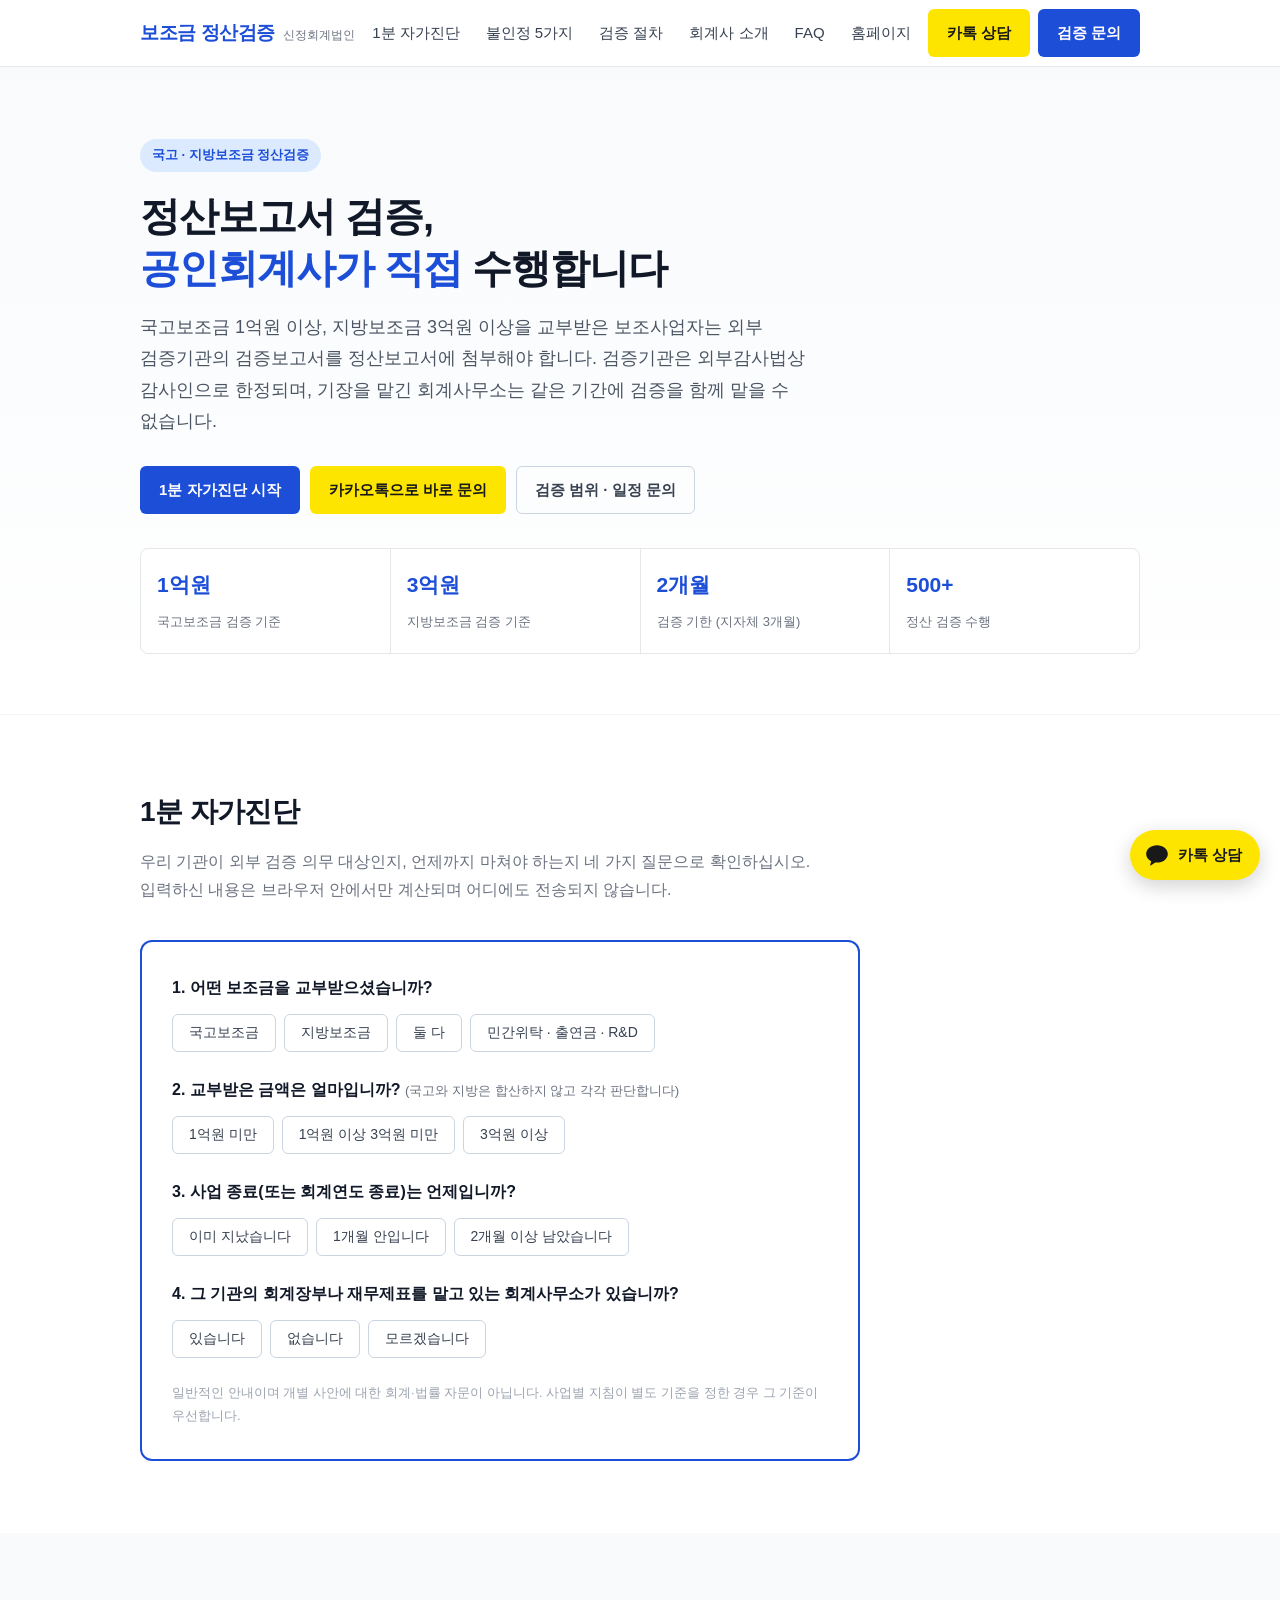
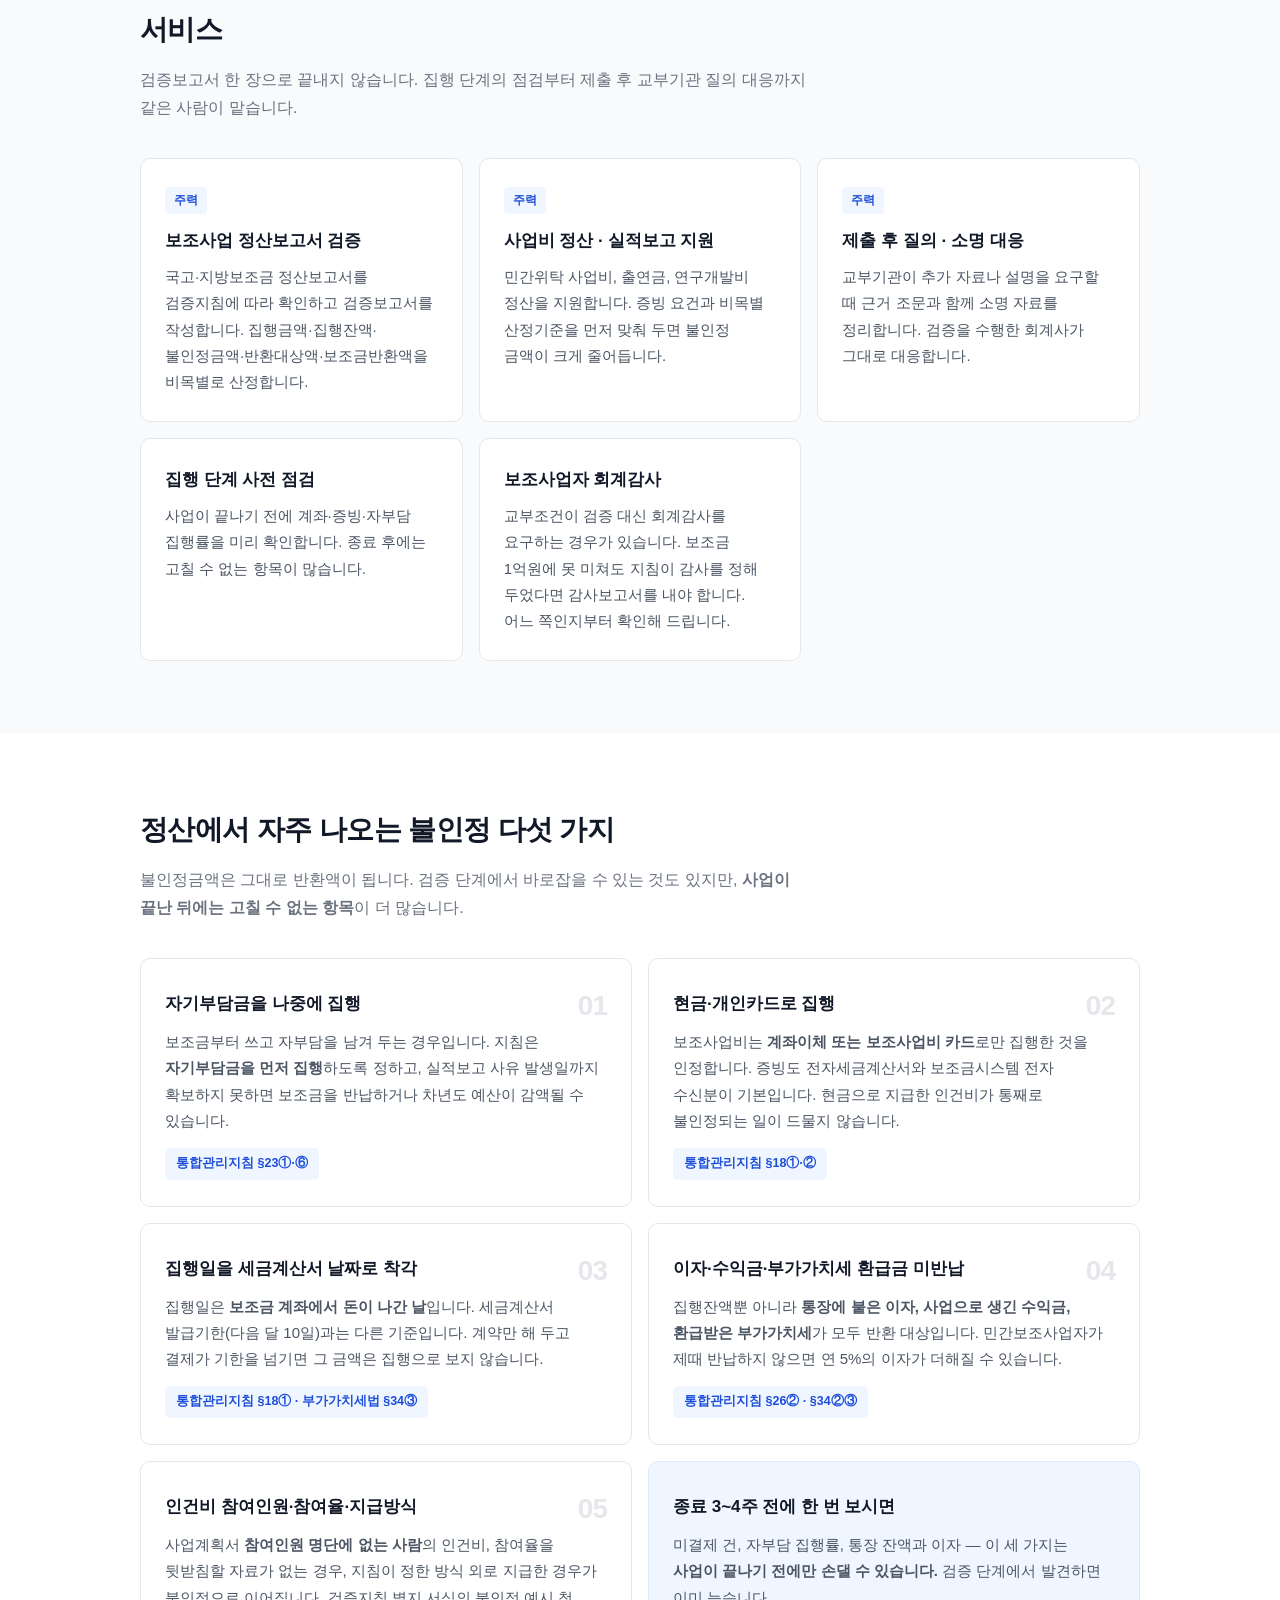
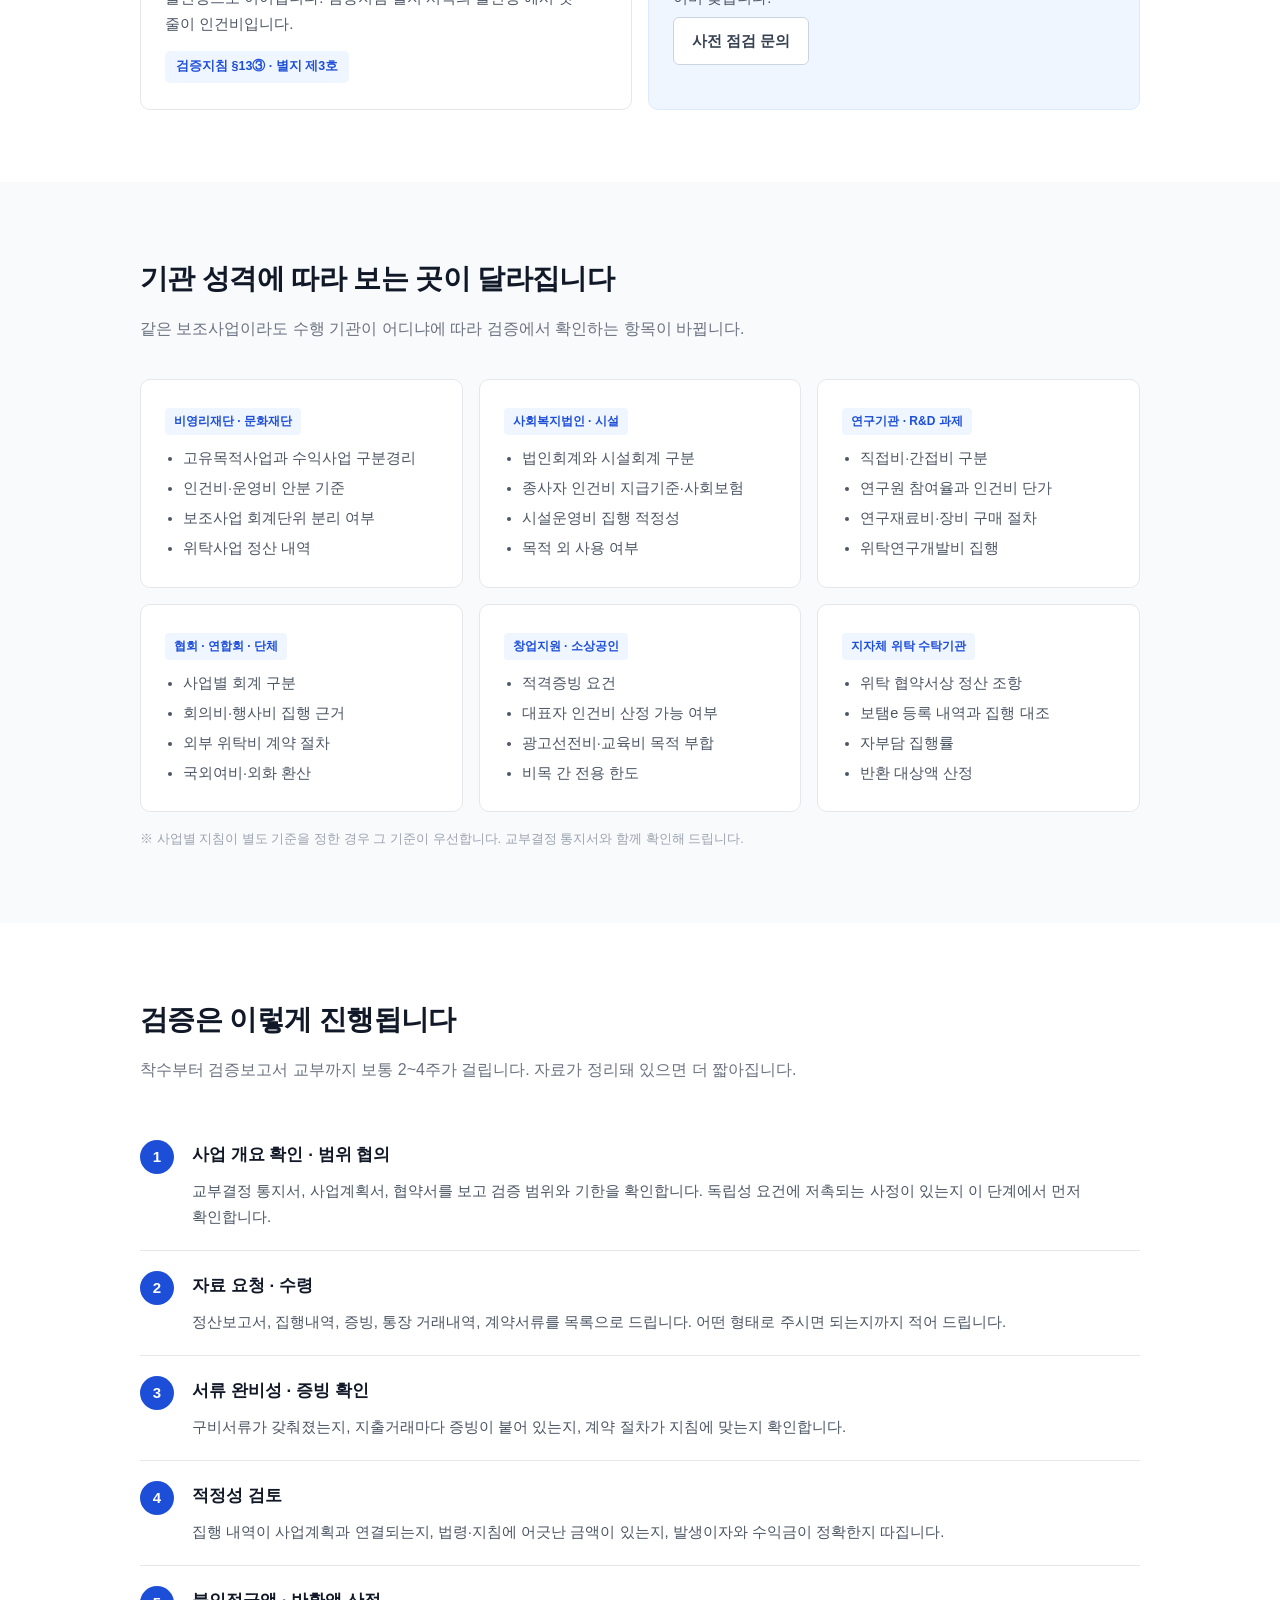
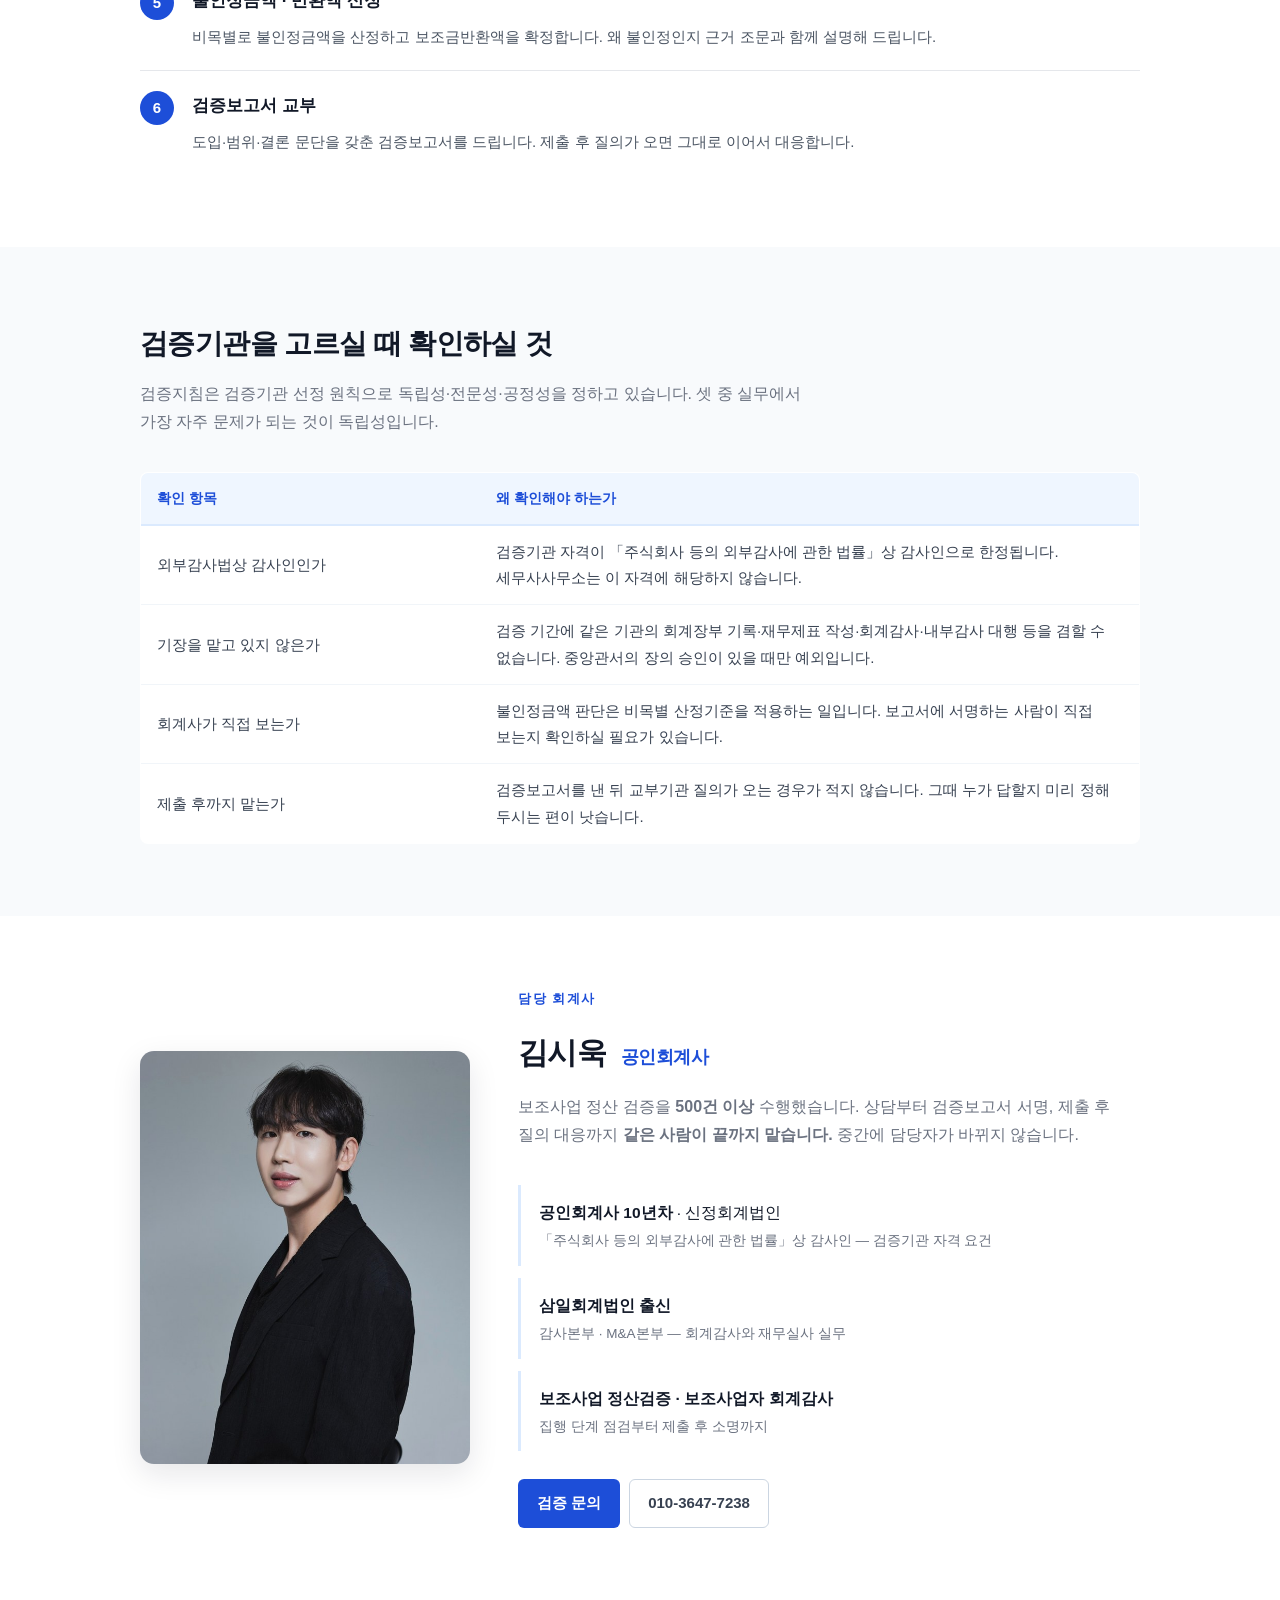
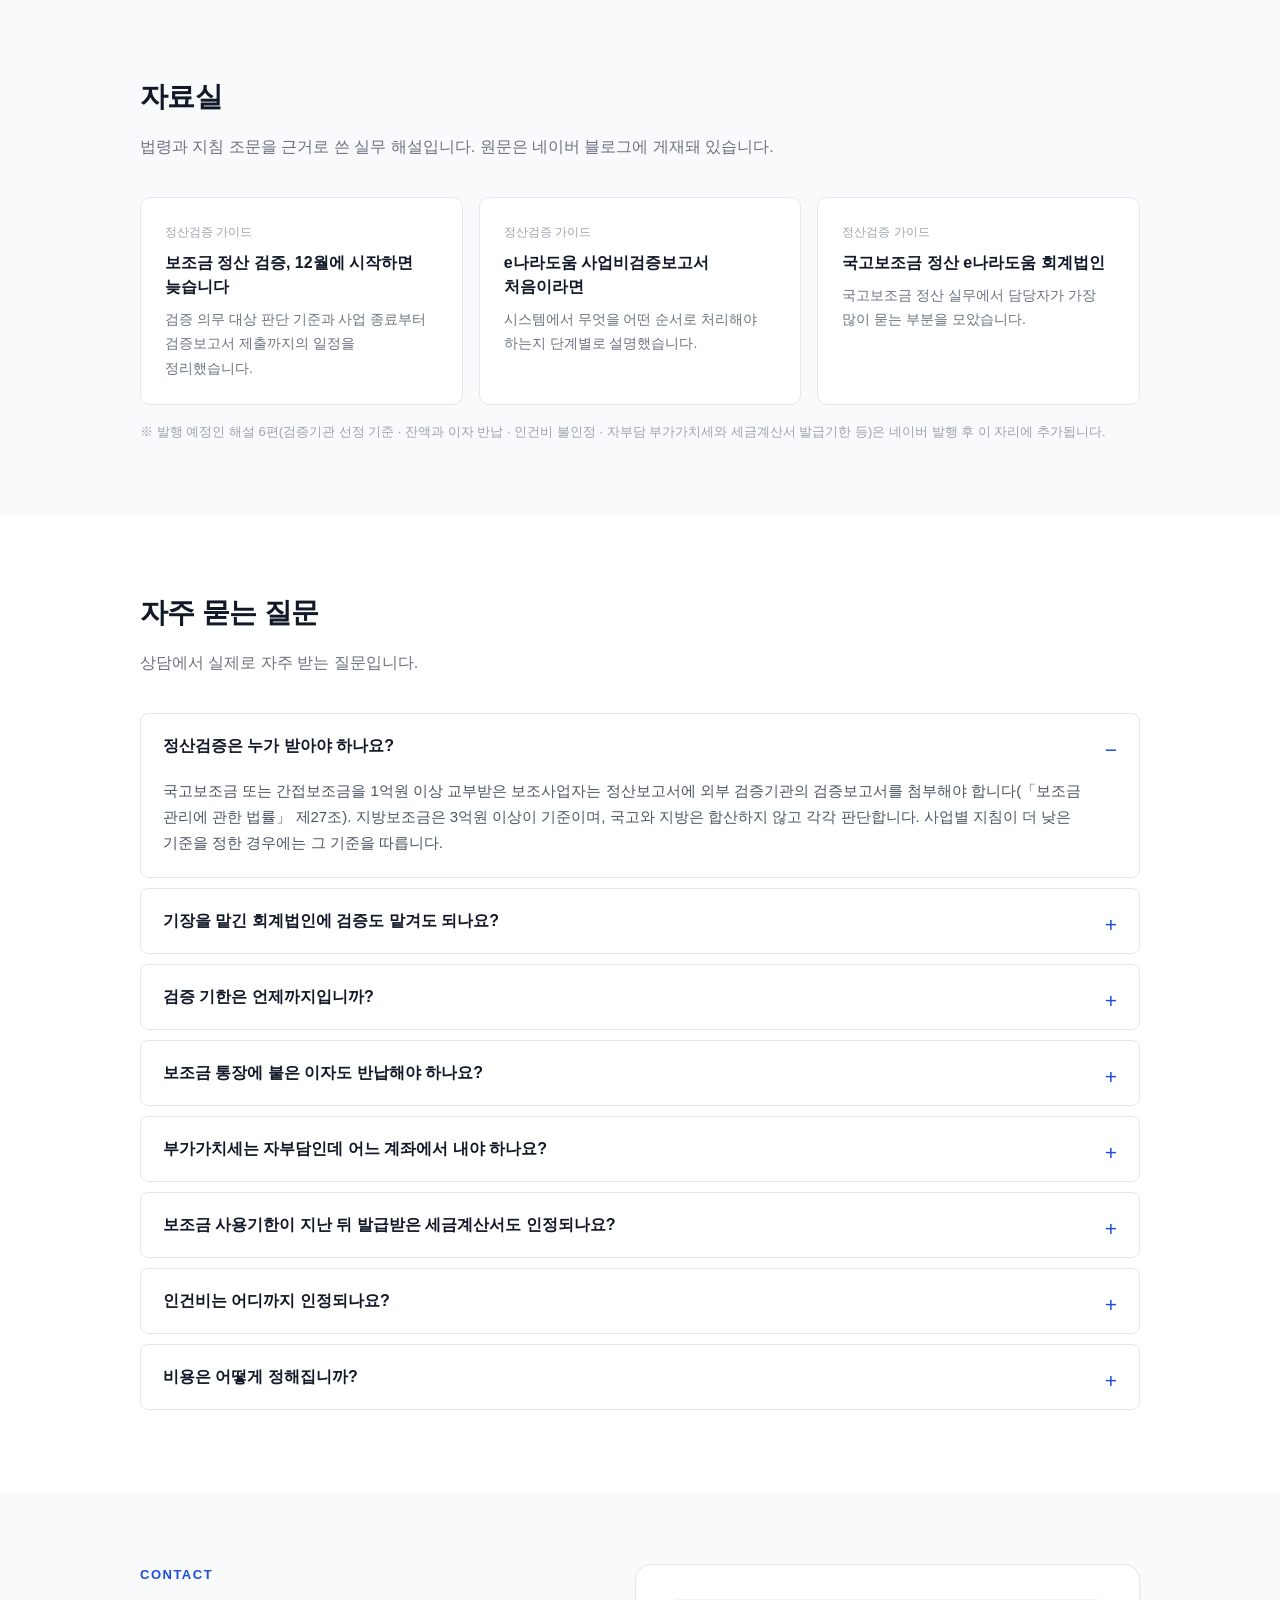
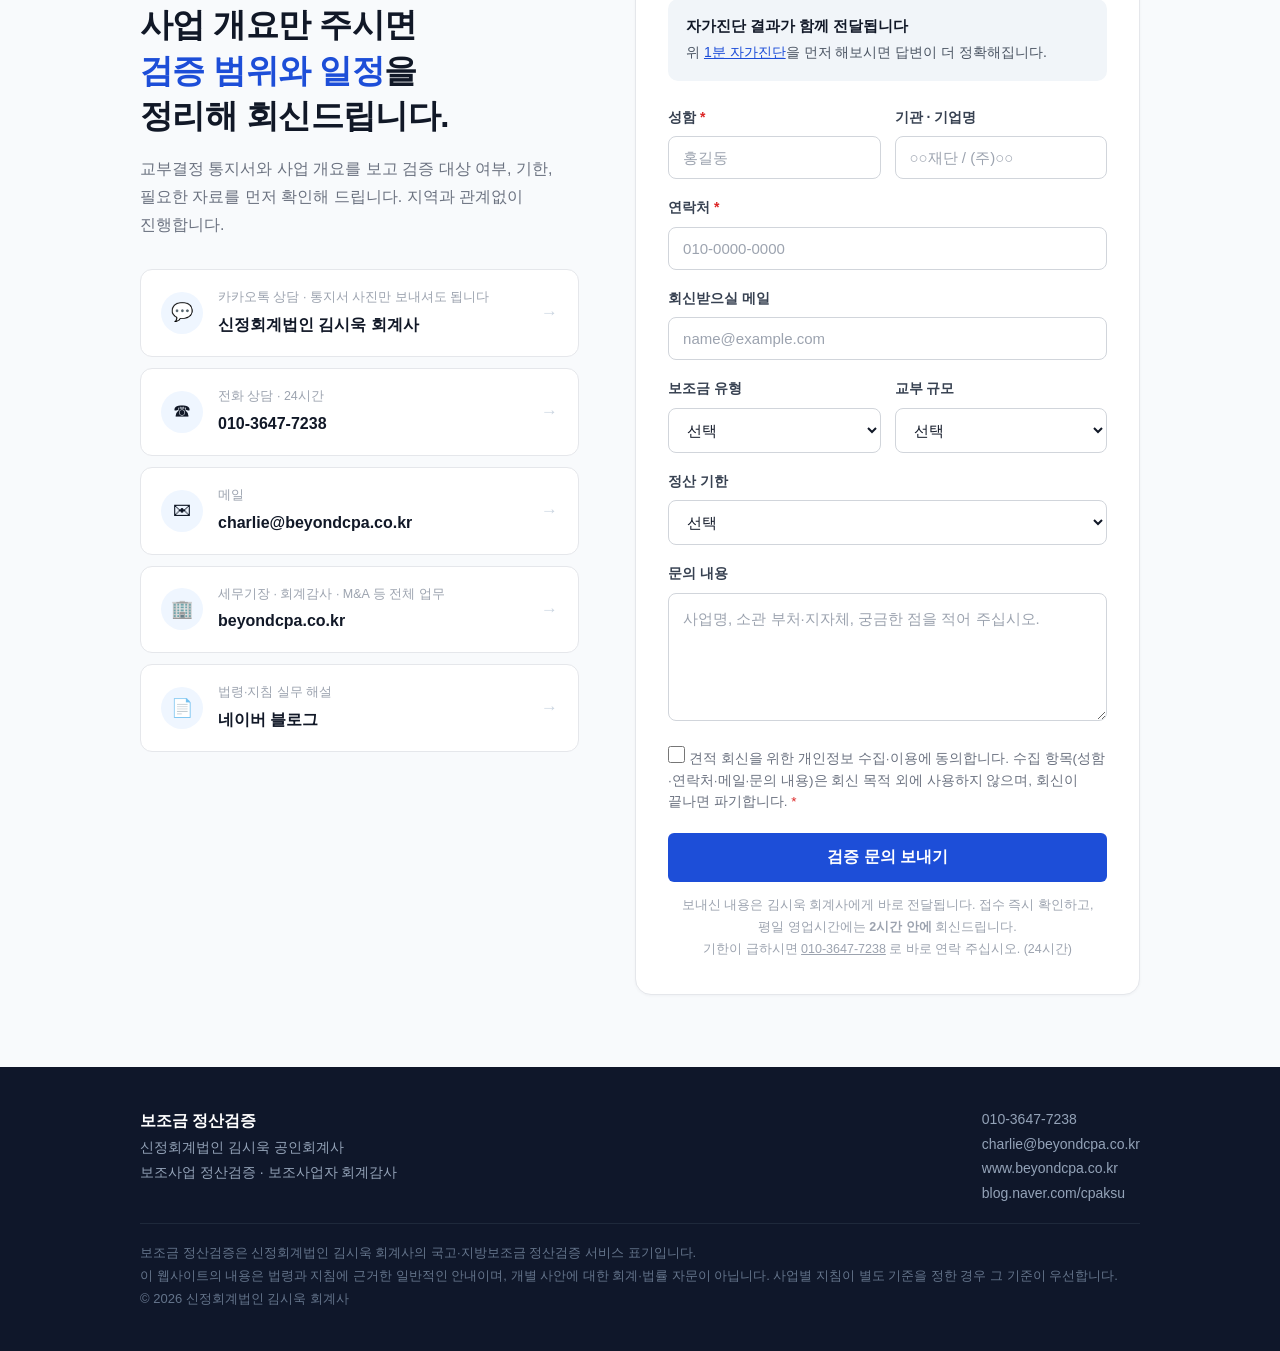
<file: index.html>
<!DOCTYPE html>
<html lang="ko">
<head>
<meta charset="utf-8">
<meta name="viewport" content="width=device-width, initial-scale=1.0">
<title>보조금 정산검증 · 신정회계법인 | 국고보조금 1억·지방보조금 3억 이상 정산보고서 검증</title>
<meta name="description" content="국고보조금 1억원, 지방보조금 3억원 이상이면 외부 검증기관의 검증보고서를 첨부해야 합니다. 공인회계사가 직접 검증을 수행하고 검증보고서를 작성합니다. 보조금 정산검증 · 신정회계법인 김시욱 회계사.">
<meta name="naver-site-verification" content="67e897bdc288c434db243b464dc846ecc34b3cbb" />
<link rel="canonical" href="https://xn--c79av69aimf4sb.kr/">
<meta property="og:url" content="https://xn--c79av69aimf4sb.kr/">
<meta property="og:type" content="website">
<meta property="og:site_name" content="보조금 정산검증">
<meta property="og:title" content="보조금 정산검증 · 신정회계법인 | 국고보조금 1억·지방보조금 3억 이상 정산보고서 검증">
<meta property="og:description" content="국고 1억원·지방 3억원 이상 보조사업의 정산보고서 검증. 공인회계사가 직접 수행합니다.">
<meta property="og:locale" content="ko_KR">
<link rel="shortcut icon" type="image/x-icon" href="https://xn--c79av69aimf4sb.kr/favicon.ico">
<link rel="icon" href="/favicon.ico" sizes="any">
<link rel="icon" type="image/png" sizes="32x32" href="/assets/favicon-32.png">
<link rel="apple-touch-icon" href="/apple-touch-icon.png">
<meta property="og:image" content="https://xn--c79av69aimf4sb.kr/assets/og5.png">
<meta property="og:image:width" content="1200">
<meta property="og:image:height" content="718">
<meta name="twitter:card" content="summary_large_image">
<link rel="stylesheet" href="style.css">
</head>
<body>

<header>
  <div class="wrap hd">
    <a class="logo" href="/"><b>보조금 정산검증</b><span>신정회계법인</span></a>
    <nav>
      <a href="#diagnosis">1분 자가진단</a>
      <a href="#pitfalls">불인정 5가지</a>
      <a href="#process">검증 절차</a>
      <a href="#cpa">회계사 소개</a>
      <a href="#faq">FAQ</a>
      <a href="https://www.beyondcpa.co.kr">홈페이지</a>
    </nav>
    <div class="hd-cta">
      <a class="btn btn-kakao" href="https://pf.kakao.com/_xmwxhNX/chat" target="_blank" rel="noopener">카톡 상담</a>
      <a class="btn btn-pri" href="#contact">검증 문의</a>
    </div>
  </div>
</header>

<div class="hero">
  <div class="wrap">
    <span class="kicker">국고 · 지방보조금 정산검증</span>
    <h1>정산보고서 검증,<br><em>공인회계사가 직접</em> 수행합니다</h1>
    <p class="lead">국고보조금 1억원 이상, 지방보조금 3억원 이상을 교부받은 보조사업자는 외부 검증기관의 검증보고서를 정산보고서에 첨부해야 합니다. 검증기관은 외부감사법상 감사인으로 한정되며, 기장을 맡긴 회계사무소는 같은 기간에 검증을 함께 맡을 수 없습니다.</p>
    <div class="hero-btns">
      <a class="btn btn-pri" href="#diagnosis">1분 자가진단 시작</a>
      <a class="btn btn-kakao" href="https://pf.kakao.com/_xmwxhNX/chat" target="_blank" rel="noopener">카카오톡으로 바로 문의</a>
      <a class="btn btn-out" href="#contact">검증 범위 · 일정 문의</a>
    </div>
    <div class="facts">
      <div class="fact"><b>1억원</b><span>국고보조금 검증 기준</span></div>
      <div class="fact"><b>3억원</b><span>지방보조금 검증 기준</span></div>
      <div class="fact"><b>2개월</b><span>검증 기한 (지자체 3개월)</span></div>
      <div class="fact"><b>500+</b><span>정산 검증 수행</span></div>
    </div>
  </div>
</div>

<section id="diagnosis">
  <div class="wrap">
    <h2>1분 자가진단</h2>
    <p class="sub">우리 기관이 외부 검증 의무 대상인지, 언제까지 마쳐야 하는지 네 가지 질문으로 확인하십시오. 입력하신 내용은 브라우저 안에서만 계산되며 어디에도 전송되지 않습니다.</p>

    <div class="diag">
      <div class="q" data-q="kind">
        <p>1. 어떤 보조금을 교부받으셨습니까?</p>
        <div class="opts">
          <button class="opt" data-v="nat">국고보조금</button>
          <button class="opt" data-v="loc">지방보조금</button>
          <button class="opt" data-v="both">둘 다</button>
          <button class="opt" data-v="etc">민간위탁 · 출연금 · R&amp;D</button>
        </div>
      </div>

      <div class="q" data-q="amt">
        <p>2. 교부받은 금액은 얼마입니까? <small style="font-weight:400;color:#6B7280">(국고와 지방은 합산하지 않고 각각 판단합니다)</small></p>
        <div class="opts">
          <button class="opt" data-v="u1">1억원 미만</button>
          <button class="opt" data-v="1to3">1억원 이상 3억원 미만</button>
          <button class="opt" data-v="o3">3억원 이상</button>
        </div>
      </div>

      <div class="q" data-q="when">
        <p>3. 사업 종료(또는 회계연도 종료)는 언제입니까?</p>
        <div class="opts">
          <button class="opt" data-v="done">이미 지났습니다</button>
          <button class="opt" data-v="soon">1개월 안입니다</button>
          <button class="opt" data-v="later">2개월 이상 남았습니다</button>
        </div>
      </div>

      <div class="q" data-q="book">
        <p>4. 그 기관의 회계장부나 재무제표를 맡고 있는 회계사무소가 있습니까?</p>
        <div class="opts">
          <button class="opt" data-v="y">있습니다</button>
          <button class="opt" data-v="n">없습니다</button>
          <button class="opt" data-v="idk">모르겠습니다</button>
        </div>
      </div>

      <div id="result"></div>
      <p class="note">일반적인 안내이며 개별 사안에 대한 회계·법률 자문이 아닙니다. 사업별 지침이 별도 기준을 정한 경우 그 기준이 우선합니다.</p>
    </div>
  </div>
</section>

<section id="services">
  <div class="wrap">
    <h2>서비스</h2>
    <p class="sub">검증보고서 한 장으로 끝내지 않습니다. 집행 단계의 점검부터 제출 후 교부기관 질의 대응까지 같은 사람이 맡습니다.</p>
    <div class="grid g3">
      <div class="card">
        <span class="tag">주력</span>
        <h3>보조사업 정산보고서 검증</h3>
        <p>국고·지방보조금 정산보고서를 검증지침에 따라 확인하고 검증보고서를 작성합니다. 집행금액·집행잔액·불인정금액·반환대상액·보조금반환액을 비목별로 산정합니다.</p>
      </div>
      <div class="card">
        <span class="tag">주력</span>
        <h3>사업비 정산 · 실적보고 지원</h3>
        <p>민간위탁 사업비, 출연금, 연구개발비 정산을 지원합니다. 증빙 요건과 비목별 산정기준을 먼저 맞춰 두면 불인정 금액이 크게 줄어듭니다.</p>
      </div>
      <div class="card">
        <span class="tag">주력</span>
        <h3>제출 후 질의 · 소명 대응</h3>
        <p>교부기관이 추가 자료나 설명을 요구할 때 근거 조문과 함께 소명 자료를 정리합니다. 검증을 수행한 회계사가 그대로 대응합니다.</p>
      </div>
      <div class="card">
        <h3>집행 단계 사전 점검</h3>
        <p>사업이 끝나기 전에 계좌·증빙·자부담 집행률을 미리 확인합니다. 종료 후에는 고칠 수 없는 항목이 많습니다.</p>
      </div>
      <div class="card">
        <h3>보조사업자 회계감사</h3>
        <p>교부조건이 검증 대신 회계감사를 요구하는 경우가 있습니다. 보조금 1억원에 못 미쳐도 지침이 감사를 정해 두었다면 감사보고서를 내야 합니다. 어느 쪽인지부터 확인해 드립니다.</p>
      </div>
    </div>
  </div>
</section>

<section id="pitfalls">
  <div class="wrap">
    <h2>정산에서 자주 나오는 불인정 다섯 가지</h2>
    <p class="sub">불인정금액은 그대로 반환액이 됩니다. 검증 단계에서 바로잡을 수 있는 것도 있지만, <b>사업이 끝난 뒤에는 고칠 수 없는 항목</b>이 더 많습니다.</p>
    <div class="grid g2">
      <div class="card pit">
        <span class="num">01</span>
        <h3>자기부담금을 나중에 집행</h3>
        <p>보조금부터 쓰고 자부담을 남겨 두는 경우입니다. 지침은 <b>자기부담금을 먼저 집행</b>하도록 정하고, 실적보고 사유 발생일까지 확보하지 못하면 보조금을 반납하거나 차년도 예산이 감액될 수 있습니다.</p>
        <span class="law">통합관리지침 §23①·⑥</span>
      </div>
      <div class="card pit">
        <span class="num">02</span>
        <h3>현금·개인카드로 집행</h3>
        <p>보조사업비는 <b>계좌이체 또는 보조사업비 카드</b>로만 집행한 것을 인정합니다. 증빙도 전자세금계산서와 보조금시스템 전자 수신분이 기본입니다. 현금으로 지급한 인건비가 통째로 불인정되는 일이 드물지 않습니다.</p>
        <span class="law">통합관리지침 §18①·②</span>
      </div>
      <div class="card pit">
        <span class="num">03</span>
        <h3>집행일을 세금계산서 날짜로 착각</h3>
        <p>집행일은 <b>보조금 계좌에서 돈이 나간 날</b>입니다. 세금계산서 발급기한(다음 달 10일)과는 다른 기준입니다. 계약만 해 두고 결제가 기한을 넘기면 그 금액은 집행으로 보지 않습니다.</p>
        <span class="law">통합관리지침 §18① · 부가가치세법 §34③</span>
      </div>
      <div class="card pit">
        <span class="num">04</span>
        <h3>이자·수익금·부가가치세 환급금 미반납</h3>
        <p>집행잔액뿐 아니라 <b>통장에 붙은 이자, 사업으로 생긴 수익금, 환급받은 부가가치세</b>가 모두 반환 대상입니다. 민간보조사업자가 제때 반납하지 않으면 연 5%의 이자가 더해질 수 있습니다.</p>
        <span class="law">통합관리지침 §26② · §34②③</span>
      </div>
      <div class="card pit">
        <span class="num">05</span>
        <h3>인건비 참여인원·참여율·지급방식</h3>
        <p>사업계획서 <b>참여인원 명단에 없는 사람</b>의 인건비, 참여율을 뒷받침할 자료가 없는 경우, 지침이 정한 방식 외로 지급한 경우가 불인정으로 이어집니다. 검증지침 별지 서식의 불인정 예시 첫 줄이 인건비입니다.</p>
        <span class="law">검증지침 §13③ · 별지 제3호</span>
      </div>
      <div class="card pit soft">
        <h3>종료 3~4주 전에 한 번 보시면</h3>
        <p>미결제 건, 자부담 집행률, 통장 잔액과 이자 — 이 세 가지는 <b>사업이 끝나기 전에만 손댈 수 있습니다.</b> 검증 단계에서 발견하면 이미 늦습니다.</p>
        <p><a class="btn btn-out" href="#contact">사전 점검 문의</a></p>
      </div>
    </div>
  </div>
</section>

<section id="industry">
  <div class="wrap">
    <h2>기관 성격에 따라 보는 곳이 달라집니다</h2>
    <p class="sub">같은 보조사업이라도 수행 기관이 어디냐에 따라 검증에서 확인하는 항목이 바뀝니다.</p>
    <div class="grid g3">
      <div class="card">
        <span class="tag">비영리재단 · 문화재단</span>
        <ul><li>고유목적사업과 수익사업 구분경리</li><li>인건비·운영비 안분 기준</li><li>보조사업 회계단위 분리 여부</li><li>위탁사업 정산 내역</li></ul>
      </div>
      <div class="card">
        <span class="tag">사회복지법인 · 시설</span>
        <ul><li>법인회계와 시설회계 구분</li><li>종사자 인건비 지급기준·사회보험</li><li>시설운영비 집행 적정성</li><li>목적 외 사용 여부</li></ul>
      </div>
      <div class="card">
        <span class="tag">연구기관 · R&amp;D 과제</span>
        <ul><li>직접비·간접비 구분</li><li>연구원 참여율과 인건비 단가</li><li>연구재료비·장비 구매 절차</li><li>위탁연구개발비 집행</li></ul>
      </div>
      <div class="card">
        <span class="tag">협회 · 연합회 · 단체</span>
        <ul><li>사업별 회계 구분</li><li>회의비·행사비 집행 근거</li><li>외부 위탁비 계약 절차</li><li>국외여비·외화 환산</li></ul>
      </div>
      <div class="card">
        <span class="tag">창업지원 · 소상공인</span>
        <ul><li>적격증빙 요건</li><li>대표자 인건비 산정 가능 여부</li><li>광고선전비·교육비 목적 부합</li><li>비목 간 전용 한도</li></ul>
      </div>
      <div class="card">
        <span class="tag">지자체 위탁 수탁기관</span>
        <ul><li>위탁 협약서상 정산 조항</li><li>보탬e 등록 내역과 집행 대조</li><li>자부담 집행률</li><li>반환 대상액 산정</li></ul>
      </div>
    </div>
    <p class="note">※ 사업별 지침이 별도 기준을 정한 경우 그 기준이 우선합니다. 교부결정 통지서와 함께 확인해 드립니다.</p>
  </div>
</section>

<section id="process">
  <div class="wrap">
    <h2>검증은 이렇게 진행됩니다</h2>
    <p class="sub">착수부터 검증보고서 교부까지 보통 2~4주가 걸립니다. 자료가 정리돼 있으면 더 짧아집니다.</p>
    <div class="steps">
      <div class="step"><div class="n">1</div><div><h3>사업 개요 확인 · 범위 협의</h3><p>교부결정 통지서, 사업계획서, 협약서를 보고 검증 범위와 기한을 확인합니다. 독립성 요건에 저촉되는 사정이 있는지 이 단계에서 먼저 확인합니다.</p></div></div>
      <div class="step"><div class="n">2</div><div><h3>자료 요청 · 수령</h3><p>정산보고서, 집행내역, 증빙, 통장 거래내역, 계약서류를 목록으로 드립니다. 어떤 형태로 주시면 되는지까지 적어 드립니다.</p></div></div>
      <div class="step"><div class="n">3</div><div><h3>서류 완비성 · 증빙 확인</h3><p>구비서류가 갖춰졌는지, 지출거래마다 증빙이 붙어 있는지, 계약 절차가 지침에 맞는지 확인합니다.</p></div></div>
      <div class="step"><div class="n">4</div><div><h3>적정성 검토</h3><p>집행 내역이 사업계획과 연결되는지, 법령·지침에 어긋난 금액이 있는지, 발생이자와 수익금이 정확한지 따집니다.</p></div></div>
      <div class="step"><div class="n">5</div><div><h3>불인정금액 · 반환액 산정</h3><p>비목별로 불인정금액을 산정하고 보조금반환액을 확정합니다. 왜 불인정인지 근거 조문과 함께 설명해 드립니다.</p></div></div>
      <div class="step"><div class="n">6</div><div><h3>검증보고서 교부</h3><p>도입·범위·결론 문단을 갖춘 검증보고서를 드립니다. 제출 후 질의가 오면 그대로 이어서 대응합니다.</p></div></div>
    </div>
  </div>
</section>

<section id="why">
  <div class="wrap">
    <h2>검증기관을 고르실 때 확인하실 것</h2>
    <p class="sub">검증지침은 검증기관 선정 원칙으로 독립성·전문성·공정성을 정하고 있습니다. 셋 중 실무에서 가장 자주 문제가 되는 것이 독립성입니다.</p>
    <table>
      <tr><th style="width:34%">확인 항목</th><th>왜 확인해야 하는가</th></tr>
      <tr><td>외부감사법상 감사인인가</td><td>검증기관 자격이 「주식회사 등의 외부감사에 관한 법률」상 감사인으로 한정됩니다. 세무사사무소는 이 자격에 해당하지 않습니다.</td></tr>
      <tr><td>기장을 맡고 있지 않은가</td><td>검증 기간에 같은 기관의 회계장부 기록·재무제표 작성·회계감사·내부감사 대행 등을 겸할 수 없습니다. 중앙관서의 장의 승인이 있을 때만 예외입니다.</td></tr>
      <tr><td>회계사가 직접 보는가</td><td>불인정금액 판단은 비목별 산정기준을 적용하는 일입니다. 보고서에 서명하는 사람이 직접 보는지 확인하실 필요가 있습니다.</td></tr>
      <tr><td>제출 후까지 맡는가</td><td>검증보고서를 낸 뒤 교부기관 질의가 오는 경우가 적지 않습니다. 그때 누가 답할지 미리 정해 두시는 편이 낫습니다.</td></tr>
    </table>
  </div>
</section>

<section id="cpa">
  <div class="wrap cpa-grid">
    <div class="cpa-photo"><img src="assets/cpa2.jpg" alt="김시욱 공인회계사"></div>
    <div class="cpa-info">
      <p class="eyebrow">담당 회계사</p>
      <h2>김시욱 <span>공인회계사</span></h2>
      <p class="sub">보조사업 정산 검증을 <b>500건 이상</b> 수행했습니다. 상담부터 검증보고서 서명, 제출 후 질의 대응까지 <b>같은 사람이 끝까지 맡습니다.</b> 중간에 담당자가 바뀌지 않습니다.</p>
      <ul class="cpa-list">
        <li><b>공인회계사 10년차</b> · 신정회계법인<br><small>「주식회사 등의 외부감사에 관한 법률」상 감사인 — 검증기관 자격 요건</small></li>
        <li><b>삼일회계법인 출신</b><br><small>감사본부 · M&amp;A본부 — 회계감사와 재무실사 실무</small></li>
        <li><b>보조사업 정산검증 · 보조사업자 회계감사</b><br><small>집행 단계 점검부터 제출 후 소명까지</small></li>
      </ul>
      <p class="cpa-cta">
        <a class="btn btn-pri" href="#contact">검증 문의</a>
        <a class="btn btn-out" href="tel:010-3647-7238">010-3647-7238</a>
      </p>
    </div>
  </div>
</section>

<section id="insights">
  <div class="wrap">
    <h2>자료실</h2>
    <p class="sub">법령과 지침 조문을 근거로 쓴 실무 해설입니다. 원문은 네이버 블로그에 게재돼 있습니다.</p>
    <div class="grid g3">
      <a class="post" href="https://blog.naver.com/cpaksu/224413479031">
        <div class="date">정산검증 가이드</div>
        <h3>보조금 정산 검증, 12월에 시작하면 늦습니다</h3>
        <p>검증 의무 대상 판단 기준과 사업 종료부터 검증보고서 제출까지의 일정을 정리했습니다.</p>
      </a>
      <a class="post" href="https://blog.naver.com/cpaksu/224288026971">
        <div class="date">정산검증 가이드</div>
        <h3>e나라도움 사업비검증보고서 처음이라면</h3>
        <p>시스템에서 무엇을 어떤 순서로 처리해야 하는지 단계별로 설명했습니다.</p>
      </a>
      <a class="post" href="https://blog.naver.com/cpaksu/224210249766">
        <div class="date">정산검증 가이드</div>
        <h3>국고보조금 정산 e나라도움 회계법인</h3>
        <p>국고보조금 정산 실무에서 담당자가 가장 많이 묻는 부분을 모았습니다.</p>
      </a>
    </div>
    <p class="note">※ 발행 예정인 해설 6편(검증기관 선정 기준 · 잔액과 이자 반납 · 인건비 불인정 · 자부담 부가가치세와 세금계산서 발급기한 등)은 네이버 발행 후 이 자리에 추가됩니다.</p>
  </div>
</section>

<section id="faq">
  <div class="wrap">
    <h2>자주 묻는 질문</h2>
    <p class="sub">상담에서 실제로 자주 받는 질문입니다.</p>

    <details open><summary>정산검증은 누가 받아야 하나요?</summary>
      <div>국고보조금 또는 간접보조금을 1억원 이상 교부받은 보조사업자는 정산보고서에 외부 검증기관의 검증보고서를 첨부해야 합니다(「보조금 관리에 관한 법률」 제27조). 지방보조금은 3억원 이상이 기준이며, 국고와 지방은 합산하지 않고 각각 판단합니다. 사업별 지침이 더 낮은 기준을 정한 경우에는 그 기준을 따릅니다.</div></details>

    <details><summary>기장을 맡긴 회계법인에 검증도 맡겨도 되나요?</summary>
      <div>원칙적으로 안 됩니다. 검증 기간에 같은 보조사업자의 회계장부 기록, 재무제표 작성, 회계감사, 내부감사 대행 등을 함께 맡는 것은 검증지침이 금지하는 업무입니다. 중앙관서의 장의 승인을 받은 경우에만 예외가 인정됩니다. 검증기관을 정하시기 전에 이 부분을 먼저 확인하십시오.</div></details>

    <details><summary>검증 기한은 언제까지입니까?</summary>
      <div>실적 보고 사유가 발생한 날부터 2개월 안에 마치는 것이 원칙이고, 보조사업자가 지방자치단체의 장인 경우에는 3개월입니다. 부득이한 사정이 있으면 2개월 범위에서 연장할 수 있습니다. 검증보고서를 첨부한 정산보고서를 그 기한 안에 제출해야 합니다.</div></details>

    <details><summary>보조금 통장에 붙은 이자도 반납해야 하나요?</summary>
      <div>네. 집행잔액, 발생이자, 사업 수행으로 생긴 수익금, 그리고 환급받은 부가가치세가 모두 반환 대상입니다. 반환하지 않고 있다가 뒤늦게 내는 경우 민간보조사업자에게는 연 5%의 이자가 더해질 수 있습니다.</div></details>

    <details><summary>부가가치세는 자부담인데 어느 계좌에서 내야 하나요?</summary>
      <div>협약과 사업별 지침에 따라 달라집니다. 자부담분을 보조금 계좌에 먼저 입금한 뒤 함께 결제하는 방식과, 법인 계좌에서 따로 이체하는 방식이 모두 쓰입니다. 어느 쪽이든 자부담으로 낸 금액이 정산 시 분리되어 확인될 수 있어야 합니다. 협약서를 보고 판단하시는 것이 안전합니다.</div></details>

    <details><summary>보조금 사용기한이 지난 뒤 발급받은 세금계산서도 인정되나요?</summary>
      <div>세금계산서 발급기한과 보조금 집행기한은 서로 다른 기준입니다. 「부가가치세법」상 일정한 경우 공급일이 속하는 달의 다음 달 10일까지 발급할 수 있지만, 보조금 집행은 보조금 계좌에서 돈이 실제로 나간 날을 기준으로 봅니다. 돈이 기한 안에 나갔다면 세금계산서를 다음 달에 받았다는 사정만으로 불인정되지는 않으나, 사업별 지침이 달리 정한 경우가 있어 확인이 필요합니다.</div></details>

    <details><summary>인건비는 어디까지 인정되나요?</summary>
      <div>사업계획서에 참여인원으로 기재된 사람인지, 참여율이 근거 자료와 맞는지, 지급 방식이 지침이 정한 형태인지 세 가지를 봅니다. 명단에 없는 사람의 인건비, 참여율을 뒷받침할 자료가 없는 경우, 현금으로 지급한 경우가 불인정으로 이어지는 대표적인 유형입니다.</div></details>

    <details><summary>비용은 어떻게 정해집니까?</summary>
      <div>사업 규모, 비목 수, 거래 건수, 기한에 따라 달라집니다. 사업 개요와 집행 규모를 알려주시면 검증 범위와 일정을 함께 안내해 드립니다.</div></details>
  </div>
</section>

<section id="contact">
  <div class="wrap contact-grid">

    <div class="contact-left">
      <p class="eyebrow">CONTACT</p>
      <h2>사업 개요만 주시면<br><em>검증 범위와 일정</em>을<br>정리해 회신드립니다.</h2>
      <p class="sub">교부결정 통지서와 사업 개요를 보고 검증 대상 여부, 기한, 필요한 자료를 먼저 확인해 드립니다. 지역과 관계없이 진행합니다.</p>

      <a class="ccard ccard-kakao" href="https://pf.kakao.com/_xmwxhNX/chat" target="_blank" rel="noopener">
        <span class="ic">💬</span>
        <span class="tx"><small>카카오톡 상담 · 통지서 사진만 보내셔도 됩니다</small><b>신정회계법인 김시욱 회계사</b></span>
        <span class="ar">→</span>
      </a>
      <a class="ccard" href="tel:010-3647-7238">
        <span class="ic">☎</span>
        <span class="tx"><small>전화 상담 · 24시간</small><b>010-3647-7238</b></span>
        <span class="ar">→</span>
      </a>
      <a class="ccard" href="mailto:charlie@beyondcpa.co.kr">
        <span class="ic">✉</span>
        <span class="tx"><small>메일</small><b>charlie@beyondcpa.co.kr</b></span>
        <span class="ar">→</span>
      </a>
      <a class="ccard" href="https://www.beyondcpa.co.kr">
        <span class="ic">🏢</span>
        <span class="tx"><small>세무기장 · 회계감사 · M&amp;A 등 전체 업무</small><b>beyondcpa.co.kr</b></span>
        <span class="ar">→</span>
      </a>
      <a class="ccard" href="https://blog.naver.com/cpaksu">
        <span class="ic">📄</span>
        <span class="tx"><small>법령·지침 실무 해설</small><b>네이버 블로그</b></span>
        <span class="ar">→</span>
      </a>
    </div>

    <form class="contact-form" id="inquiry"
          action="https://api.web3forms.com/submit" method="POST">
      <!-- Web3Forms 공개 키 (2026-11-08 발급) — 문의는 charlie@beyondcpa.co.kr 로 전달 -->
      <input type="hidden" name="access_key" value="dca984ea-2cb7-4f13-b2e1-72578f1d01be">
      <input type="hidden" name="subject" value="[보조금 정산검증] 홈페이지 문의">
      <input type="hidden" name="from_name" value="정산검증.kr">
      <!-- 완료 후 우리 한글 페이지로. Web3Forms 기본 완료 화면이 영문이라 교체 -->
      <input type="hidden" name="redirect" value="https://xn--c79av69aimf4sb.kr/thanks.html">
      <input type="checkbox" name="botcheck" class="hp" tabindex="-1" autocomplete="off">
      <input type="hidden" name="자가진단" id="f_diag" value="진행 안 함">

      <div class="diag-sum" id="diagSum">
        <b>자가진단 결과가 함께 전달됩니다</b>
        <span id="diagSumTxt">위 <a href="#diagnosis">1분 자가진단</a>을 먼저 해보시면 답변이 더 정확해집니다.</span>
      </div>

      <div class="frow">
        <label>성함 <i>*</i>
          <input type="text" name="성함" required placeholder="홍길동">
        </label>
        <label>기관 · 기업명
          <input type="text" name="기관명" placeholder="○○재단 / (주)○○">
        </label>
      </div>

      <label>연락처 <i>*</i>
        <input type="tel" name="연락처" required placeholder="010-0000-0000">
      </label>

      <label>회신받으실 메일
        <input type="email" name="email" placeholder="name@example.com">
      </label>

      <div class="frow">
        <label>보조금 유형
          <select name="보조금유형" id="f_kind">
            <option value="">선택</option>
            <option value="국고보조금">국고보조금</option>
            <option value="지방보조금">지방보조금</option>
            <option value="국고+지방 모두">국고 + 지방 모두</option>
            <option value="민간위탁·출연금·R&D">민간위탁 · 출연금 · R&amp;D</option>
          </select>
        </label>
        <label>교부 규모
          <select name="교부규모" id="f_amt">
            <option value="">선택</option>
            <option value="1억원 미만">1억원 미만</option>
            <option value="1억~3억원">1억 ~ 3억원</option>
            <option value="3억원 이상">3억원 이상</option>
          </select>
        </label>
      </div>

      <label>정산 기한
        <select name="정산기한" id="f_when">
          <option value="">선택</option>
          <option value="이미 지남">사업 종료일이 이미 지났습니다</option>
          <option value="1개월 안">1개월 안입니다</option>
          <option value="여유 있음">2개월 이상 남았습니다</option>
        </select>
      </label>

      <label>문의 내용
        <textarea name="문의내용" rows="4" placeholder="사업명, 소관 부처·지자체, 궁금한 점을 적어 주십시오."></textarea>
      </label>

      <label class="agree">
        <input type="checkbox" required>
        <span>견적 회신을 위한 개인정보 수집·이용에 동의합니다. 수집 항목(성함·연락처·메일·문의 내용)은 회신 목적 외에 사용하지 않으며, 회신이 끝나면 파기합니다. <i>*</i></span>
      </label>

      <button type="submit" class="btn btn-pri wide">검증 문의 보내기</button>
      <p class="fnote">보내신 내용은 김시욱 회계사에게 바로 전달됩니다. 접수 즉시 확인하고, 평일 영업시간에는 <b>2시간 안에</b> 회신드립니다.<br>기한이 급하시면 <a href="tel:010-3647-7238">010-3647-7238</a> 로 바로 연락 주십시오. (24시간)</p>
    </form>

    

  </div>
</section>

<footer>
  <div class="wrap">
    <div class="fl">
      <div>
        <b>보조금 정산검증</b><br>
        신정회계법인 김시욱 공인회계사<br>
        보조사업 정산검증 · 보조사업자 회계감사
      </div>
      <div>
        <a href="tel:010-3647-7238" style="text-decoration:none">010-3647-7238</a><br>
        <a href="mailto:charlie@beyondcpa.co.kr" style="text-decoration:none">charlie@beyondcpa.co.kr</a><br>
        <a href="https://www.beyondcpa.co.kr" style="text-decoration:none">www.beyondcpa.co.kr</a><br>
        <a href="https://blog.naver.com/cpaksu" style="text-decoration:none">blog.naver.com/cpaksu</a>
      </div>
    </div>
    <div class="disc">
      보조금 정산검증은 신정회계법인 김시욱 회계사의 국고·지방보조금 정산검증 서비스 표기입니다.<br>
      이 웹사이트의 내용은 법령과 지침에 근거한 일반적인 안내이며, 개별 사안에 대한 회계·법률 자문이 아닙니다. 사업별 지침이 별도 기준을 정한 경우 그 기준이 우선합니다.<br>
      &copy; 2026 신정회계법인 김시욱 회계사
    </div>
  </div>
</footer>

<script>
(function(){
  var a={};
  document.querySelectorAll('.q').forEach(function(q){
    q.querySelectorAll('.opt').forEach(function(b){
      b.addEventListener('click',function(){
        q.querySelectorAll('.opt').forEach(function(x){x.classList.remove('on')});
        b.classList.add('on');
        a[q.dataset.q]=b.dataset.v;
        render();
      });
    });
  });

  function render(){
    if(!a.kind||!a.amt) return;
    var r=document.getElementById('result'), h='';

    // 1. 의무 여부
    var duty, why;
    if(a.kind==='etc'){
      duty='사업별 지침을 확인해야 합니다';
      why='민간위탁 사업비, 출연금, 연구개발비는 보조금법의 금액 기준이 아니라 <b>개별 협약과 사업별 정산지침</b>이 검증 의무를 정합니다. 협약서의 정산·검증 조항을 확인하셔야 합니다.';
    } else if(a.amt==='u1'){
      duty='의무 대상이 아닐 수 있습니다';
      why='국고 1억원, 지방 3억원에 모두 못 미칩니다. 다만 <b>사업별 지침이 더 낮은 기준을 정해 둔 경우</b>가 있으므로 교부결정 통지서와 사업 지침을 확인하십시오.';
    } else if(a.amt==='1to3'){
      if(a.kind==='loc'){
        duty='지방보조금만이라면 의무 대상이 아닐 수 있습니다';
        why='지방보조금 검증 기준은 3억원입니다. 다만 같은 사업에 <b>국고보조금이 1억원 이상 섞여 있다면</b> 그 부분은 의무 대상입니다. 국고와 지방은 합산하지 않고 각각 판단합니다.';
      } else {
        duty='검증 의무 대상입니다';
        why='국고보조금 1억원 이상이므로 정산보고서에 <b>외부 검증기관의 검증보고서를 첨부</b>해야 합니다(「보조금 관리에 관한 법률」 제27조).';
      }
    } else {
      duty='검증 의무 대상입니다';
      why='국고 1억원·지방 3억원 기준을 모두 넘습니다. 국고와 지방을 각각 교부받으셨다면 <b>각각 검증 대상</b>입니다.';
    }
    h+='<h4>'+duty+'</h4><p>'+why+'</p>';

    // 2. 기한
    if(a.when){
      var t;
      if(a.when==='done') t='실적 보고 사유가 이미 발생했다면 <b>그날부터 2개월</b>(보조사업자가 지방자치단체의 장이면 3개월) 안에 검증을 마치고 검증보고서를 첨부한 정산보고서를 내셔야 합니다. 남은 기간이 한 달 아래라면 자료 정리와 병행해 바로 착수하는 편이 안전합니다.';
      else if(a.when==='soon') t='종료가 한 달 안입니다. <b>지금이 사전 점검에 가장 좋은 시점</b>입니다. 미결제 건, 자부담 집행률, 통장 잔액과 이자는 종료 후에는 고칠 수 없습니다.';
      else t='아직 여유가 있습니다. 종료 <b>3~4주 전</b>에 미결제 건과 자부담 집행률을 한 번 점검해 두시면 정산이 훨씬 수월해집니다.';
      h+='<p>'+t+'</p>';
    }

    // 3. 독립성
    if(a.book==='y'){
      h+='<div class="warn"><b>독립성 확인이 필요합니다.</b><br>검증 기간에 같은 기관의 회계장부 기록·재무제표 작성·회계감사·내부감사 대행을 겸하는 것은 검증지침이 금지하는 업무입니다. 기장을 맡고 있는 곳에 검증까지 의뢰하시면 반려될 수 있습니다. 중앙관서의 장의 승인이 있을 때만 예외입니다.</div>';
    } else if(a.book==='idk'){
      h+='<div class="warn"><b>먼저 확인해 보십시오.</b><br>기장이나 결산을 맡고 있는 회계사무소가 있다면 그곳은 같은 기간에 검증을 맡을 수 없습니다. 검증기관을 정하시기 전에 짚어야 할 부분입니다.</div>';
    }

    h+='<p style="margin-top:14px"><a class="btn btn-pri" href="#contact">이 내용으로 문의하기</a></p>';
    r.innerHTML=h;
    r.style.display='block';
    syncForm();
  }

  /* 자가진단 결과를 아래 문의 폼에 그대로 옮겨 담는다.
     담당자가 같은 내용을 두 번 고르지 않도록. */
  var MAP={
    kind:{nat:'국고보조금',loc:'지방보조금',both:'국고+지방 모두',etc:'민간위탁·출연금·R&D'},
    amt:{u1:'1억원 미만','1to3':'1억~3억원',o3:'3억원 이상'},
    when:{done:'이미 지남',soon:'1개월 안',later:'여유 있음'}
  };
  function syncForm(){
    var parts=[];
    [['kind','f_kind'],['amt','f_amt'],['when','f_when']].forEach(function(p){
      var v=a[p[0]]; if(!v) return;
      var label=MAP[p[0]][v], el=document.getElementById(p[1]);
      if(el) el.value=label;
      parts.push(label);
    });
    if(a.book==='y') parts.push('기장 맡긴 곳 있음');
    if(!parts.length) return;

    var txt=parts.join(' · ');
    var hid=document.getElementById('f_diag');
    if(hid) hid.value=txt;
    var box=document.getElementById('diagSum');
    var out=document.getElementById('diagSumTxt');
    if(box&&out){ out.textContent=txt; box.classList.add('on'); }
  }
})();


</script>

<a class="kakao-float" href="https://pf.kakao.com/_xmwxhNX/chat" target="_blank" rel="noopener" aria-label="카카오톡 상담">
  <svg viewBox="0 0 24 24" width="26" height="26" aria-hidden="true"><path fill="#191919" d="M12 3C6.48 3 2 6.58 2 11c0 2.85 1.86 5.35 4.66 6.77l-.95 3.48c-.08.3.26.54.52.37l4.15-2.74c.53.06 1.07.1 1.62.1 5.52 0 10-3.58 10-8S17.52 3 12 3z"/></svg>
  <span>카톡 상담</span>
</a>

<!-- 네이버 검색광고 공통 분석 스크립트 (2026-11-18 설치, 공통키 s_4548ebdc56cc) -->
<script type="text/javascript" src="//wcs.naver.net/wcslog.js"></script>
<script type="text/javascript">
if (!wcs_add) var wcs_add={};
wcs_add["wa"] = "s_4548ebdc56cc";
if (!_nasa) var _nasa={};
if(window.wcs){
wcs.inflow();
wcs_do(_nasa);
}
</script>

</body>
</html>
</file>
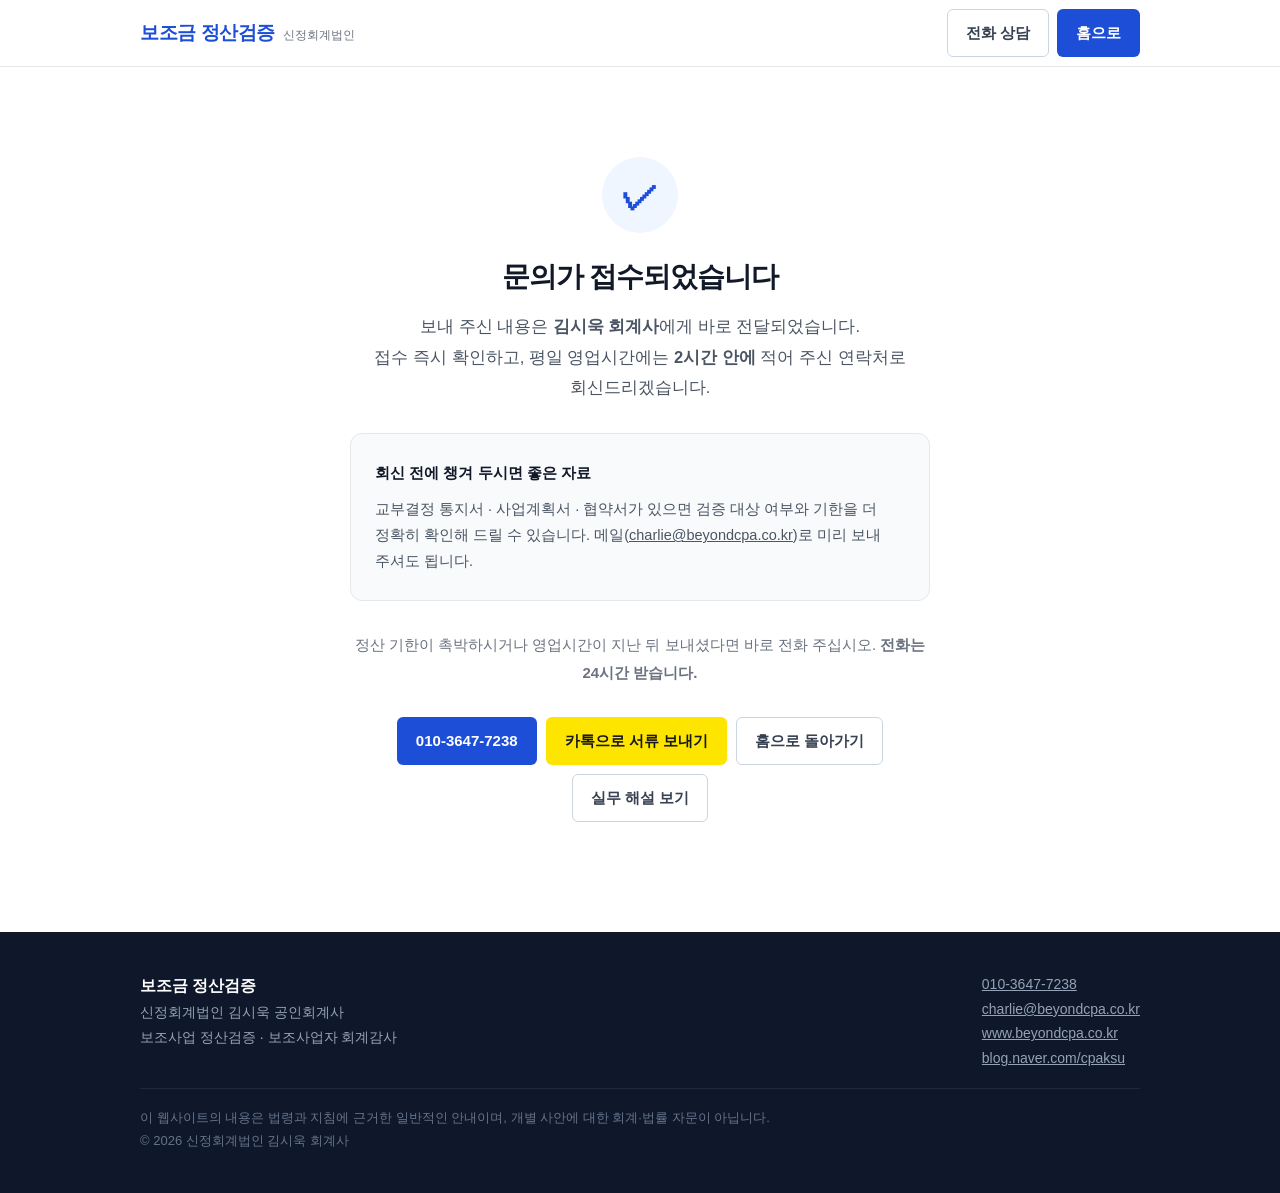
<file: thanks.html>
<!DOCTYPE html>
<html lang="ko">
<head>
<meta charset="utf-8">
<meta name="viewport" content="width=device-width, initial-scale=1.0">
<title>문의가 접수되었습니다 | 보조금 정산검증</title>
<meta name="robots" content="noindex">
<link rel="icon" href="/favicon.ico" sizes="any">
<link rel="icon" type="image/png" sizes="32x32" href="/assets/favicon-32.png">
<link rel="apple-touch-icon" href="/apple-touch-icon.png">
<link rel="stylesheet" href="style.css">
<style>
.thanks-wrap{max-width:620px;margin:0 auto;padding:90px 20px 110px;text-align:center}
.thanks-wrap .chk{width:76px;height:76px;margin:0 auto 26px;border-radius:50%;
  background:#EFF6FF;color:#1D4ED8;font-size:38px;line-height:76px;font-weight:700}
.thanks-wrap h1{font-size:28px;margin-bottom:16px;color:#111827}
.thanks-wrap .lead{font-size:16.5px;color:#4B5563;line-height:1.85;margin-bottom:30px}
.thanks-box{background:#F8FAFC;border:1px solid #E5E7EB;border-radius:12px;
  padding:26px 24px;text-align:left;margin-bottom:30px}
.thanks-box b{display:block;font-size:15px;color:#111827;margin-bottom:10px}
.thanks-box p{font-size:14.5px;color:#4B5563;line-height:1.8;margin:0}
.thanks-cta{display:flex;gap:9px;justify-content:center;flex-wrap:wrap}
@media(max-width:760px){.thanks-wrap{padding:60px 20px 70px}.thanks-wrap h1{font-size:23px}}
</style>
</head>
<body>

<header>
  <div class="wrap hd">
    <a class="logo" href="./"><b>보조금 정산검증</b><span>신정회계법인</span></a>
    <div class="hd-cta">
      <a class="btn btn-out" href="tel:010-3647-7238">전화 상담</a>
      <a class="btn btn-pri" href="./">홈으로</a>
    </div>
  </div>
</header>

<div class="thanks-wrap">
  <div class="chk">✓</div>
  <h1>문의가 접수되었습니다</h1>
  <p class="lead">
    보내 주신 내용은 <b>김시욱 회계사</b>에게 바로 전달되었습니다.<br>
    접수 즉시 확인하고, 평일 영업시간에는 <b>2시간 안에</b> 적어 주신 연락처로 회신드리겠습니다.
  </p>

  <div class="thanks-box">
    <b>회신 전에 챙겨 두시면 좋은 자료</b>
    <p>
      교부결정 통지서 · 사업계획서 · 협약서가 있으면 검증 대상 여부와 기한을 더 정확히 확인해 드릴 수 있습니다.
      메일(<a href="mailto:charlie@beyondcpa.co.kr">charlie@beyondcpa.co.kr</a>)로 미리 보내 주셔도 됩니다.
    </p>
  </div>

  <p class="lead" style="font-size:15px;color:#6B7280">
    정산 기한이 촉박하시거나 영업시간이 지난 뒤 보내셨다면 바로 전화 주십시오. <b>전화는 24시간 받습니다.</b>
  </p>

  <p class="thanks-cta">
    <a class="btn btn-pri" href="tel:010-3647-7238">010-3647-7238</a>
    <a class="btn btn-kakao" href="https://pf.kakao.com/_xmwxhNX/chat" target="_blank" rel="noopener">카톡으로 서류 보내기</a>
    <a class="btn btn-out" href="./">홈으로 돌아가기</a>
    <a class="btn btn-out" href="https://blog.naver.com/cpaksu">실무 해설 보기</a>
  </p>
</div>

<footer>
  <div class="wrap">
    <div class="fl">
      <div>
        <b>보조금 정산검증</b><br>
        신정회계법인 김시욱 공인회계사<br>
        보조사업 정산검증 · 보조사업자 회계감사
      </div>
      <div>
        <a href="tel:010-3647-7238">010-3647-7238</a><br>
        <a href="mailto:charlie@beyondcpa.co.kr">charlie@beyondcpa.co.kr</a><br>
        <a href="https://www.beyondcpa.co.kr">www.beyondcpa.co.kr</a><br>
        <a href="https://blog.naver.com/cpaksu">blog.naver.com/cpaksu</a>
      </div>
    </div>
    <div class="disc">
      이 웹사이트의 내용은 법령과 지침에 근거한 일반적인 안내이며, 개별 사안에 대한 회계·법률 자문이 아닙니다.<br>
      &copy; 2026 신정회계법인 김시욱 회계사
    </div>
  </div>
</footer>

<!-- 네이버 검색광고 전환: 문의 접수 완료 = 신청/예약(4) -->
<script type="text/javascript" src="//wcs.naver.net/wcslog.js"></script>
<script type="text/javascript">
var _nasa={};
if(window.wcs) _nasa["cnv"] = wcs.cnv("4","1");
</script>
<!-- 네이버 검색광고 공통 분석 스크립트 (2026-11-18 설치, 공통키 s_4548ebdc56cc) -->
<script type="text/javascript">
if (!wcs_add) var wcs_add={};
wcs_add["wa"] = "s_4548ebdc56cc";
if (!_nasa) var _nasa={};
if(window.wcs){
wcs.inflow();
wcs_do(_nasa);
}
</script>

</body>
</html>
</file>
<file: style.css>
*{box-sizing:border-box;margin:0;padding:0}
body{font-family:'Pretendard','Noto Sans KR',-apple-system,sans-serif;color:#111827;line-height:1.75;background:#fff;word-break:keep-all}
a{color:inherit}
.wrap{max-width:1040px;margin:0 auto;padding:0 20px}

/* 헤더 */
header{position:sticky;top:0;z-index:50;background:rgba(255,255,255,.96);border-bottom:1px solid #E5E7EB;backdrop-filter:blur(8px)}
.hd{display:flex;align-items:center;justify-content:space-between;height:66px}
.logo{display:flex;align-items:baseline;gap:8px;text-decoration:none}
.logo b{font-size:19px;font-weight:700;color:#1D4ED8;letter-spacing:-.4px}
.logo span{font-size:12px;color:#6B7280}
nav{display:flex;gap:26px}
nav a{font-size:15px;color:#374151;text-decoration:none;white-space:nowrap}
.logo{white-space:nowrap}
nav a:hover{color:#1D4ED8}
.hd-cta{display:flex;gap:8px}
.btn{display:inline-block;padding:10px 18px;border-radius:6px;font-size:15px;font-weight:600;text-decoration:none;border:1px solid transparent;white-space:nowrap}
.btn-pri{background:#1D4ED8;color:#fff}
.btn-out{border-color:#CBD5E1;color:#374151}
.btn-kakao{background:#FEE500;color:#191919}
@media(max-width:1000px){nav{display:none}}
@media(max-width:860px){.hd-cta .btn-out,.hd-cta .btn-kakao{display:none}}

/* 카카오톡 플로팅 버튼 — 전 페이지 우하단 */
.kakao-float{position:fixed;right:20px;bottom:20px;z-index:60;display:flex;align-items:center;gap:8px;
  background:#FEE500;color:#191919;text-decoration:none;font-weight:700;font-size:15px;
  padding:12px 18px 12px 14px;border-radius:999px;box-shadow:0 6px 20px rgba(0,0,0,.18)}
.kakao-float:hover{box-shadow:0 8px 26px rgba(0,0,0,.24)}
@media(max-width:560px){.kakao-float{right:14px;bottom:14px;padding:12px}.kakao-float span{display:none}}
.ccard-kakao{background:#FFFBE0;border-color:#FDE68A}

/* 히어로 */
.hero{background:linear-gradient(180deg,#F8FAFC 0%,#fff 100%);padding:72px 0 60px;border-bottom:1px solid #F1F5F9}
.kicker{display:inline-block;background:#DBEAFE;color:#1D4ED8;font-size:13px;font-weight:600;padding:5px 12px;border-radius:20px;margin-bottom:18px}
h1{font-size:40px;font-weight:700;line-height:1.3;letter-spacing:-1px;margin-bottom:18px}
h1 em{font-style:normal;color:#1D4ED8}
.lead{font-size:18px;color:#4B5563;max-width:680px;margin-bottom:28px}
.hero-btns{display:flex;gap:10px;flex-wrap:wrap;margin-bottom:34px}
.facts{display:grid;grid-template-columns:repeat(4,1fr);gap:1px;background:#E5E7EB;border:1px solid #E5E7EB;border-radius:8px;overflow:hidden}
.fact{background:#fff;padding:18px 16px}
.fact b{display:block;font-size:21px;color:#1D4ED8;font-weight:700;margin-bottom:3px}
.fact span{font-size:13px;color:#6B7280}
@media(max-width:760px){h1{font-size:28px}.lead{font-size:16px}.facts{grid-template-columns:repeat(2,1fr)}.hero{padding:48px 0 40px}}

/* 섹션 공통 */
section{padding:72px 0}
section:nth-of-type(even){background:#F8FAFC}
h2{font-size:28px;font-weight:700;letter-spacing:-.6px;margin-bottom:12px}
.sub{font-size:16px;color:#6B7280;margin-bottom:36px;max-width:680px}
h3{font-size:17px;font-weight:700;margin-bottom:8px}
@media(max-width:760px){section{padding:48px 0}h2{font-size:22px}}

/* 카드 */
.grid{display:grid;gap:16px}
.g2{grid-template-columns:repeat(2,1fr)}
.g3{grid-template-columns:repeat(3,1fr)}
@media(max-width:860px){.g2,.g3{grid-template-columns:1fr}}
.card{background:#fff;border:1px solid #E5E7EB;border-radius:10px;padding:26px 24px}
.card p{font-size:15px;color:#4B5563}
.card .tag{display:inline-block;font-size:12px;font-weight:600;color:#1D4ED8;background:#EFF6FF;padding:3px 9px;border-radius:4px;margin-bottom:12px}

/* 자가진단 */
.diag{background:#fff;border:2px solid #1D4ED8;border-radius:12px;padding:32px 30px;max-width:720px}
.q{margin-bottom:24px}
.q p{font-size:16px;font-weight:600;margin-bottom:12px}
.opts{display:flex;gap:8px;flex-wrap:wrap}
.opt{border:1px solid #CBD5E1;background:#fff;border-radius:6px;padding:9px 16px;font-size:14px;cursor:pointer;font-family:inherit;color:#374151}
.opt:hover{border-color:#1D4ED8}
.opt.on{background:#1D4ED8;border-color:#1D4ED8;color:#fff;font-weight:600}
#result{display:none;margin-top:8px;padding:24px;border-radius:8px;background:#EFF6FF;border-left:4px solid #1D4ED8}
#result h4{font-size:19px;color:#1D4ED8;margin-bottom:10px}
#result p{font-size:15px;color:#374151;margin-bottom:8px}
#result .warn{background:#FFF7ED;border-left:3px solid #EA580C;padding:12px 14px;border-radius:0 6px 6px 0;font-size:14px;color:#9A3412;margin-top:12px}
.note{font-size:13px;color:#9CA3AF;margin-top:16px}

/* 프로세스 */
.steps{counter-reset:s}
.step{display:flex;gap:18px;padding:20px 0;border-bottom:1px solid #E5E7EB}
.step:last-child{border-bottom:0}
.step .n{flex:none;width:34px;height:34px;border-radius:50%;background:#1D4ED8;color:#fff;font-weight:700;font-size:15px;display:flex;align-items:center;justify-content:center}
.step p{font-size:15px;color:#4B5563}

/* 표 */
table{width:100%;border-collapse:collapse;background:#fff;border:1px solid #E5E7EB;border-radius:8px;overflow:hidden}
th{background:#EFF6FF;color:#1D4ED8;font-size:14px;font-weight:600;padding:13px 16px;text-align:left;border-bottom:2px solid #DBEAFE}
td{padding:13px 16px;border-bottom:1px solid #F1F5F9;font-size:15px;color:#374151}
tr:last-child td{border-bottom:0}

/* FAQ */
details{background:#fff;border:1px solid #E5E7EB;border-radius:8px;margin-bottom:10px}
summary{padding:18px 22px;font-size:16px;font-weight:600;cursor:pointer;list-style:none;position:relative;padding-right:46px}
summary::-webkit-details-marker{display:none}
summary::after{content:"+";position:absolute;right:22px;color:#1D4ED8;font-size:21px;font-weight:400}
details[open] summary::after{content:"−"}
details div{padding:0 22px 20px;font-size:15px;color:#4B5563}

/* 인사이트 */
.post{display:block;background:#fff;border:1px solid #E5E7EB;border-radius:10px;padding:24px;text-decoration:none}
.post:hover{border-color:#93C5FD}
.post .date{font-size:12px;color:#9CA3AF;margin-bottom:8px}
.post h3{font-size:16px;line-height:1.5;margin-bottom:8px}
.post p{font-size:14px;color:#6B7280}

/* 문의 */
.contact{background:#1D4ED8;color:#fff}
.contact h2,.contact .sub{color:#fff}
.contact .sub{opacity:.85}
.cbox{display:grid;grid-template-columns:repeat(3,1fr);gap:14px}
@media(max-width:760px){.cbox{grid-template-columns:1fr}}
.cbox a{background:rgba(255,255,255,.1);border:1px solid rgba(255,255,255,.28);border-radius:10px;padding:24px;text-decoration:none;display:block}
.cbox b{display:block;font-size:18px;margin-bottom:4px}
.cbox span{font-size:14px;opacity:.82}

footer{background:#0F172A;color:#94A3B8;padding:40px 0;font-size:14px}
footer b{color:#fff;font-size:16px}
footer .fl{display:flex;justify-content:space-between;gap:24px;flex-wrap:wrap;margin-bottom:18px}
footer .disc{font-size:13px;color:#64748B;border-top:1px solid #1E293B;padding-top:18px}

/* ── 인사이트 본문 페이지 ───────────────────────── */
.post-body{max-width:760px;padding-top:44px;padding-bottom:64px}
.crumb{font-size:13px;color:#9CA3AF;margin-bottom:26px}
.crumb a{color:#9CA3AF;text-decoration:none}
.crumb a:hover{color:#1D4ED8}
.post-body .meta{font-size:13px;color:#1D4ED8;font-weight:600;margin-bottom:10px}
.post-body h1{font-size:32px;line-height:1.35;margin-bottom:14px}
.byline{font-size:14px;color:#6B7280;padding-bottom:26px;border-bottom:1px solid #E5E7EB;margin-bottom:34px}
.byline a{color:#1D4ED8}
.post-body h2{font-size:23px;margin:52px 0 18px;padding:6px 0 12px 14px;border-left:4px solid #1D4ED8;border-bottom:1px solid #93C5FD}
.post-body h3{display:inline-block;background:#DBEAFE;padding:3px 8px;margin:30px 0 12px;font-size:17px;font-weight:600}
.post-body p{font-size:16.5px;line-height:1.85;color:#374151;margin-bottom:17px}
.post-body img{width:100%;height:auto;border-radius:8px;margin:28px 0}
.post-body blockquote.lead{border-left:3px solid #3B82F6;background:#F9FAFB;padding:16px 22px;margin:0 0 34px;border-radius:0 8px 8px 0;color:#4B5563;font-size:16px}
.post-body table{margin:26px 0}
.post-body .hl{background:#EFF6FF;padding:1px 3px}
.post-body .faq{border:1px solid #E5E7EB;border-radius:6px;padding:20px 22px;margin:16px 0}
.post-body .faq .q{font-weight:700;margin-bottom:10px}
.post-body .faq .a{font-size:15px;color:#4B5563;margin:0}
.post-body .related-box{background:#F3F6FB;border-left:4px solid #1D4ED8;padding:18px 22px;margin:38px 0;border-radius:0 6px 6px 0}
.post-body .related-box strong{color:#1D4ED8;font-size:14px;display:block;margin-bottom:9px}
.post-body .related-box a{color:#1D4ED8}
.post-body .sources{background:#F9FAFB;border-radius:8px;padding:20px 24px;color:#6B7280;font-size:14px;margin-top:40px}
.post-body .sources a{color:#6B7280}
.post-body .cta-link{display:inline-block;background:#DBEAFE;color:#1D4ED8;padding:8px 18px;border-radius:20px;font-weight:600;font-size:15px}
.cta-end{margin-top:52px;padding:30px 28px;background:#EFF6FF;border-radius:10px;border:1px solid #DBEAFE}
.cta-end p{font-size:16px;margin-bottom:14px}
.cta-end .btns{display:flex;gap:9px;flex-wrap:wrap;margin-bottom:12px}
.cta-end .note{font-size:13.5px;color:#6B7280;margin:0}
footer a{color:#94A3B8}
@media(max-width:760px){.post-body h1{font-size:25px}.post-body h2{font-size:20px}}


/* ── 문의 섹션 ─────────────────────────────────── */
#contact{background:#F8FAFC}
.contact-grid{display:grid;grid-template-columns:1fr 1.15fr;gap:56px;align-items:start}
@media(max-width:960px){.contact-grid{grid-template-columns:1fr;gap:34px}}
.eyebrow{font-size:13px;font-weight:700;letter-spacing:1.5px;color:#1D4ED8;margin-bottom:16px}
.contact-left h2{font-size:33px;line-height:1.38;margin-bottom:16px}
.contact-left h2 em{font-style:normal;color:#1D4ED8}
.contact-left .sub{margin-bottom:30px}
@media(max-width:760px){.contact-left h2{font-size:24px}}

.ccard{display:flex;align-items:center;gap:15px;background:#fff;border:1px solid #E5E7EB;border-radius:12px;padding:17px 20px;margin-bottom:11px;text-decoration:none;transition:border-color .15s}
.ccard:hover{border-color:#1D4ED8}
.ccard .ic{flex:none;width:42px;height:42px;border-radius:50%;background:#EFF6FF;display:flex;align-items:center;justify-content:center;font-size:18px}
.ccard .tx{flex:1;min-width:0}
.ccard .tx small{display:block;font-size:12.5px;color:#9CA3AF;margin-bottom:2px}
.ccard .tx b{font-size:16px;color:#111827;word-break:break-all}
.ccard .ar{color:#CBD5E1;font-size:17px}
.ccard:hover .ar{color:#1D4ED8}

.contact-form{background:#fff;border:1px solid #E5E7EB;border-radius:16px;padding:34px 32px;box-shadow:0 1px 3px rgba(16,24,40,.04)}
@media(max-width:760px){.contact-form{padding:26px 20px}}
.contact-form label{display:block;font-size:14px;font-weight:600;color:#374151;margin-bottom:16px}
.contact-form label i{color:#DC2626;font-style:normal}
.contact-form input[type=text],.contact-form input[type=tel],.contact-form input[type=email],
.contact-form select,.contact-form textarea{
  width:100%;margin-top:7px;padding:12px 14px;border:1px solid #D1D5DB;border-radius:8px;
  font-size:15px;font-family:inherit;color:#111827;background:#fff;font-weight:400}
.contact-form textarea{resize:vertical;line-height:1.7}
.contact-form input:focus,.contact-form select:focus,.contact-form textarea:focus{
  outline:none;border-color:#1D4ED8;box-shadow:0 0 0 3px rgba(29,78,216,.1)}
.contact-form ::placeholder{color:#9CA3AF}
.frow{display:grid;grid-template-columns:1fr 1fr;gap:14px}
@media(max-width:560px){.frow{grid-template-columns:1fr;gap:0}}
.hp{display:none}

.diag-sum{background:#F1F5F9;border-radius:10px;padding:16px 18px;margin-bottom:24px;font-size:14px;line-height:1.65}
.diag-sum b{display:block;color:#111827;margin-bottom:3px;font-size:14.5px}
.diag-sum span{color:#4B5563}
.diag-sum a{color:#1D4ED8}
.diag-sum.on{background:#EFF6FF;border-left:3px solid #1D4ED8;border-radius:0 10px 10px 0}

.agree{display:flex;gap:11px;align-items:flex-start;font-weight:400!important;font-size:13.5px!important;color:#6B7280!important;line-height:1.6;margin:4px 0 20px!important}
.agree input{flex:none;width:17px;height:17px;margin-top:2px;accent-color:#1D4ED8}
.btn.wide{width:100%;text-align:center;padding:14px;font-size:16px;border:0;cursor:pointer;font-family:inherit}
.fnote{font-size:12.5px;color:#9CA3AF;margin-top:13px;text-align:center}

/* ── 실제 받은 질문 ────────────────────────────── */
#asked .eyebrow{margin-bottom:14px}
#asked h2{font-size:31px;line-height:1.38;margin-bottom:14px}
@media(max-width:760px){#asked h2{font-size:23px}}
.asked-grid{display:grid;grid-template-columns:1fr 1fr;gap:18px;margin-top:8px}
@media(max-width:900px){.asked-grid{grid-template-columns:1fr}}
.ask{background:#fff;border:1px solid #E5E7EB;border-radius:12px;padding:28px 26px}
.ask .q{font-size:17px;font-weight:700;color:#1D4ED8;line-height:1.6;padding-bottom:18px;margin-bottom:18px;border-bottom:1px solid #EFF6FF}
.ask .a b{display:block;font-size:15.5px;color:#111827;margin-bottom:10px}
.ask .a p{font-size:15px;color:#4B5563;margin-bottom:12px;line-height:1.8}
.ask .a p:last-child{margin-bottom:0}
.ask .a p b{display:inline;font-size:inherit;color:#111827}
#asked .note a{color:#1D4ED8}

/* ── 불인정 다섯 가지 ──────────────────────────── */
.card.pit{position:relative;padding-top:30px}
.card.pit .num{position:absolute;top:22px;right:24px;font-size:28px;font-weight:700;color:#E5E7EB;letter-spacing:-1px}
.card.pit h3{padding-right:46px;margin-bottom:10px}
.card.pit .law{display:inline-block;margin-top:14px;font-size:12.5px;color:#1D4ED8;background:#EFF6FF;padding:5px 11px;border-radius:5px;font-weight:600}
.card.pit.soft{background:#EFF6FF;border-color:#DBEAFE}
.card.pit.soft .btn{margin-top:6px;background:#fff}

/* ── 업종별 ───────────────────────────────────── */
#industry .card ul{margin:0;padding-left:18px}
#industry .card li{font-size:14.5px;color:#4B5563;margin-bottom:7px;line-height:1.6}
#industry .card li:last-child{margin-bottom:0}

/* ── 회계사 소개 ──────────────────────────────── */
.cpa-grid{display:grid;grid-template-columns:330px 1fr;gap:48px;align-items:center}
@media(max-width:860px){.cpa-grid{grid-template-columns:1fr;gap:28px}}
.cpa-photo img{width:100%;height:auto;border-radius:14px;display:block;box-shadow:0 10px 30px rgba(16,24,40,.1)}
@media(max-width:860px){.cpa-photo{max-width:260px}}
.cpa-info h2{font-size:30px;margin-bottom:14px}
.cpa-info h2 span{font-size:18px;font-weight:600;color:#1D4ED8;margin-left:7px}
.cpa-list{list-style:none;margin:26px 0 28px;padding:0}
.cpa-list li{padding:14px 0 14px 18px;border-left:3px solid #DBEAFE;margin-bottom:12px;font-size:15.5px;color:#111827}
.cpa-list li small{display:block;font-size:13.5px;color:#6B7280;font-weight:400;margin-top:4px;line-height:1.6}
.cpa-cta{display:flex;gap:9px;flex-wrap:wrap}

/* 문의 접수 완료 — 페이지를 떠나지 않고 폼 자리에 표시 */
.form-done{display:none;background:#fff;border:1px solid #DBEAFE;border-radius:16px;padding:54px 34px;text-align:center;box-shadow:0 1px 3px rgba(16,24,40,.04)}
.form-done.on{display:block}
.form-done .chk{width:62px;height:62px;margin:0 auto 20px;border-radius:50%;background:#EFF6FF;color:#1D4ED8;font-size:30px;line-height:62px;font-weight:700}
.form-done h3{font-size:21px;margin-bottom:14px}
.form-done p{font-size:15.5px;color:#4B5563;line-height:1.8;margin-bottom:10px}
.form-done .urgent{font-size:14px;color:#6B7280;margin-top:20px;padding-top:18px;border-top:1px solid #F1F5F9}
.form-done .urgent a{color:#1D4ED8;font-weight:700}
.contact-form.sending button{opacity:.6;pointer-events:none}
</file>
